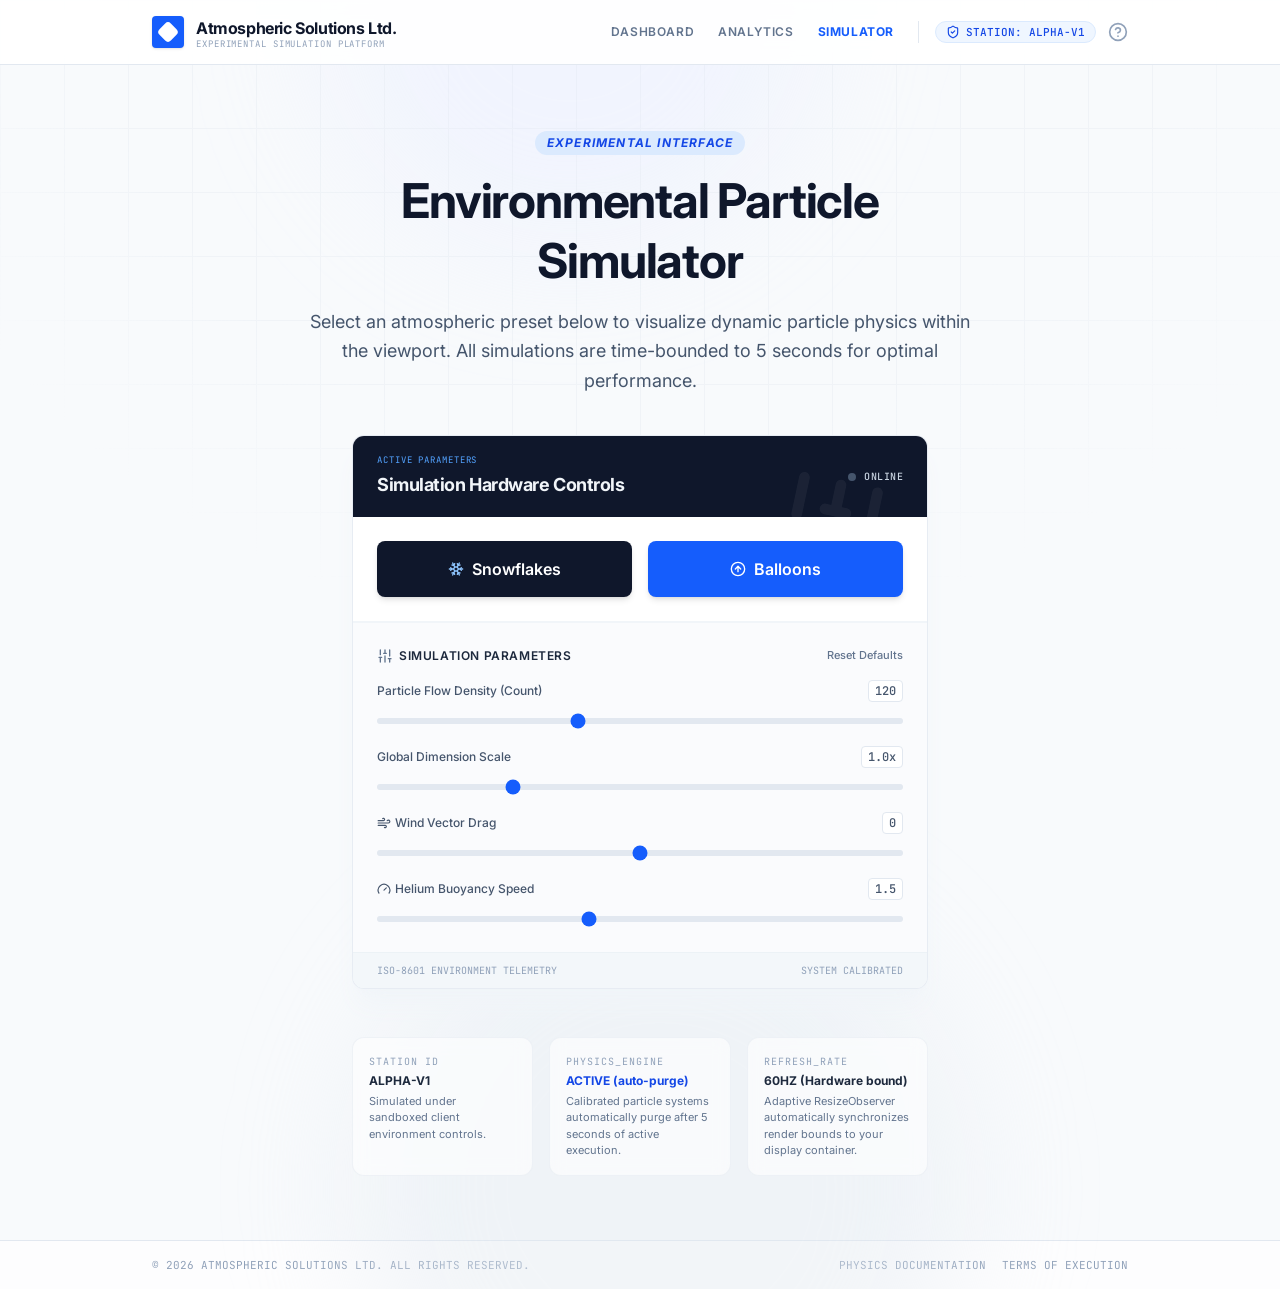
<file: day-1/atmospheric-effects-showcase/index.html>
<!doctype html>
<html lang="en">
  <head>
    <meta charset="UTF-8" />
    <meta name="viewport" content="width=device-width, initial-scale=1.0" />
    <title>My Google AI Studio App</title>
    <script type="module" crossorigin src="./assets/index-BPpwOeff.js"></script>
    <link rel="stylesheet" crossorigin href="./assets/index-Czho80kw.css">
  </head>
  <body>
    <div id="root"></div>
  </body>
</html>
</file>
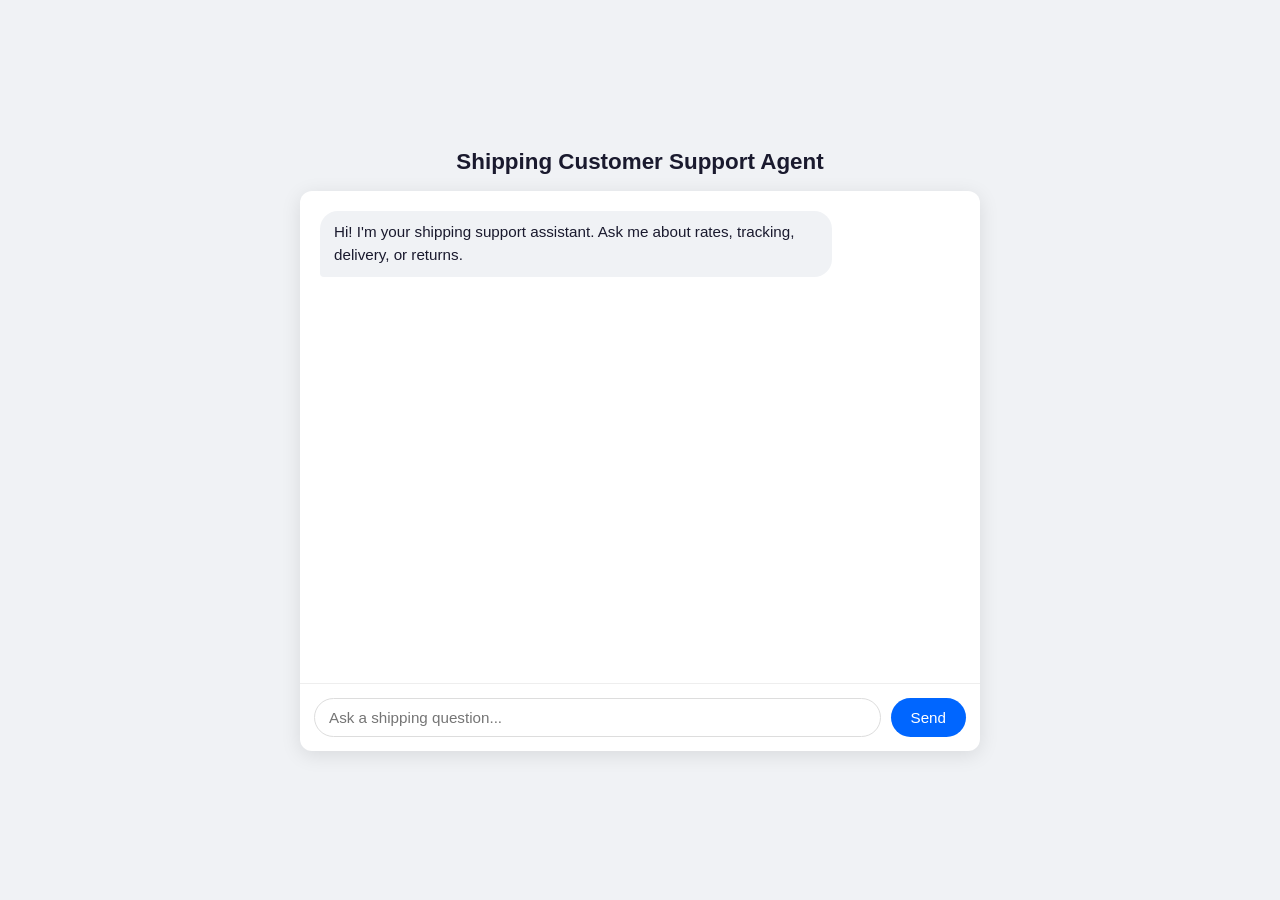
<file: day-2/customer_support_web/templates/index.html>
<!DOCTYPE html>
<html lang="en">
<head>
  <meta charset="UTF-8" />
  <meta name="viewport" content="width=device-width, initial-scale=1.0"/>
  <title>Shipping Support Agent</title>
  <style>
    * { box-sizing: border-box; margin: 0; padding: 0; }

    body {
      font-family: 'Segoe UI', sans-serif;
      background: #f0f2f5;
      display: flex;
      flex-direction: column;
      align-items: center;
      justify-content: center;
      min-height: 100vh;
      padding: 20px;
    }

    h1 {
      font-size: 1.4rem;
      color: #1a1a2e;
      margin-bottom: 16px;
      text-align: center;
    }

    #chat-container {
      background: white;
      border-radius: 12px;
      box-shadow: 0 4px 20px rgba(0,0,0,0.1);
      width: 100%;
      max-width: 680px;
      display: flex;
      flex-direction: column;
      height: 560px;
    }

    #messages {
      flex: 1;
      overflow-y: auto;
      padding: 20px;
      display: flex;
      flex-direction: column;
      gap: 12px;
    }

    .message {
      max-width: 80%;
      padding: 10px 14px;
      border-radius: 18px;
      font-size: 0.95rem;
      line-height: 1.5;
    }

    .user {
      align-self: flex-end;
      background: #0066ff;
      color: white;
      border-bottom-right-radius: 4px;
    }

    .agent {
      align-self: flex-start;
      background: #f0f2f5;
      color: #1a1a2e;
      border-bottom-left-radius: 4px;
    }

    .thinking {
      align-self: flex-start;
      color: #888;
      font-style: italic;
      font-size: 0.85rem;
      padding: 6px 14px;
    }

    #input-area {
      display: flex;
      padding: 14px;
      border-top: 1px solid #eee;
      gap: 10px;
    }

    #user-input {
      flex: 1;
      padding: 10px 14px;
      border: 1px solid #ddd;
      border-radius: 24px;
      font-size: 0.95rem;
      outline: none;
    }

    #user-input:focus {
      border-color: #0066ff;
    }

    #send-btn {
      background: #0066ff;
      color: white;
      border: none;
      border-radius: 24px;
      padding: 10px 20px;
      font-size: 0.95rem;
      cursor: pointer;
    }

    #send-btn:hover { background: #0052cc; }
    #send-btn:disabled { background: #aaa; cursor: not-allowed; }
  </style>
</head>
<body>
  <h1>Shipping Customer Support Agent</h1>
  <div id="chat-container">
    <div id="messages">
      <div class="message agent">
        Hi! I'm your shipping support assistant. Ask me about rates, tracking, delivery, or returns.
      </div>
    </div>
    <div id="input-area">
      <input id="user-input" type="text" placeholder="Ask a shipping question..." autocomplete="off"/>
      <button id="send-btn">Send</button>
    </div>
  </div>

  <script>
    const messagesDiv = document.getElementById("messages");
    const input = document.getElementById("user-input");
    const btn = document.getElementById("send-btn");

    function addMessage(text, role) {
      const div = document.createElement("div");
      div.classList.add("message", role);
      div.textContent = text;
      messagesDiv.appendChild(div);
      messagesDiv.scrollTop = messagesDiv.scrollHeight;
      return div;
    }

    function addThinking() {
      const div = document.createElement("div");
      div.classList.add("thinking");
      div.textContent = "Agent is thinking...";
      messagesDiv.appendChild(div);
      messagesDiv.scrollTop = messagesDiv.scrollHeight;
      return div;
    }

    async function sendMessage() {
      const text = input.value.trim();
      if (!text) return;

      input.value = "";
      btn.disabled = true;
      addMessage(text, "user");
      const thinking = addThinking();

      try {
        const res = await fetch("/chat", {
          method: "POST",
          headers: { "Content-Type": "application/json" },
          body: JSON.stringify({ message: text }),
        });
        const data = await res.json();
        thinking.remove();
        if (data.response) {
          addMessage(data.response, "agent");
        } else {
          addMessage("Error: " + (data.error || "Unknown error"), "agent");
        }
      } catch (err) {
        thinking.remove();
        addMessage("Could not reach the server.", "agent");
      }

      btn.disabled = false;
      input.focus();
    }

    btn.addEventListener("click", sendMessage);
    input.addEventListener("keydown", (e) => {
      if (e.key === "Enter") sendMessage();
    });
  </script>
</body>
</html>
</file>
<file: day-1/atmospheric-effects-showcase/assets/index-Czho80kw.css>
@import"https://fonts.googleapis.com/css2?family=Inter:wght@400;500;600;700&family=Space+Grotesk:wght@500;600;750&family=JetBrains+Mono:wght@400;500;600&display=swap";/*! tailwindcss v4.3.1 | MIT License | https://tailwindcss.com */@layer properties{@supports (((-webkit-hyphens:none)) and (not (margin-trim:inline))) or ((-moz-orient:inline) and (not (color:rgb(from red r g b)))){*,:before,:after,::backdrop{--tw-translate-x:0;--tw-translate-y:0;--tw-translate-z:0;--tw-rotate-x:initial;--tw-rotate-y:initial;--tw-rotate-z:initial;--tw-skew-x:initial;--tw-skew-y:initial;--tw-space-y-reverse:0;--tw-border-style:solid;--tw-leading:initial;--tw-font-weight:initial;--tw-tracking:initial;--tw-shadow:0 0 #0000;--tw-shadow-color:initial;--tw-shadow-alpha:100%;--tw-inset-shadow:0 0 #0000;--tw-inset-shadow-color:initial;--tw-inset-shadow-alpha:100%;--tw-ring-color:initial;--tw-ring-shadow:0 0 #0000;--tw-inset-ring-color:initial;--tw-inset-ring-shadow:0 0 #0000;--tw-ring-inset:initial;--tw-ring-offset-width:0px;--tw-ring-offset-color:#fff;--tw-ring-offset-shadow:0 0 #0000;--tw-blur:initial;--tw-brightness:initial;--tw-contrast:initial;--tw-grayscale:initial;--tw-hue-rotate:initial;--tw-invert:initial;--tw-opacity:initial;--tw-saturate:initial;--tw-sepia:initial;--tw-drop-shadow:initial;--tw-drop-shadow-color:initial;--tw-drop-shadow-alpha:100%;--tw-drop-shadow-size:initial;--tw-backdrop-blur:initial;--tw-backdrop-brightness:initial;--tw-backdrop-contrast:initial;--tw-backdrop-grayscale:initial;--tw-backdrop-hue-rotate:initial;--tw-backdrop-invert:initial;--tw-backdrop-opacity:initial;--tw-backdrop-saturate:initial;--tw-backdrop-sepia:initial;--tw-duration:initial;--tw-ease:initial;--tw-scale-x:1;--tw-scale-y:1;--tw-scale-z:1}}}@layer theme{:root,:host{--font-sans:"Inter", ui-sans-serif, system-ui, sans-serif;--font-mono:"JetBrains Mono", ui-monospace, monospace;--color-blue-50:oklch(97% .014 254.604);--color-blue-100:oklch(93.2% .032 255.585);--color-blue-300:oklch(80.9% .105 251.813);--color-blue-400:oklch(70.7% .165 254.624);--color-blue-600:oklch(54.6% .245 262.881);--color-blue-700:oklch(48.8% .243 264.376);--color-indigo-100:oklch(93% .034 272.788);--color-slate-50:oklch(98.4% .003 247.858);--color-slate-100:oklch(96.8% .007 247.896);--color-slate-200:oklch(92.9% .013 255.508);--color-slate-300:oklch(86.9% .022 252.894);--color-slate-400:oklch(70.4% .04 256.788);--color-slate-500:oklch(55.4% .046 257.417);--color-slate-600:oklch(44.6% .043 257.281);--color-slate-800:oklch(27.9% .041 260.031);--color-slate-900:oklch(20.8% .042 265.755);--color-white:#fff;--spacing:.25rem;--container-xl:36rem;--container-2xl:42rem;--container-5xl:64rem;--text-xs:.75rem;--text-xs--line-height:calc(1 / .75);--text-base:1rem;--text-base--line-height: 1.5 ;--text-lg:1.125rem;--text-lg--line-height:calc(1.75 / 1.125);--text-4xl:2.25rem;--text-4xl--line-height:calc(2.5 / 2.25);--text-5xl:3rem;--text-5xl--line-height:1;--font-weight-medium:500;--font-weight-semibold:600;--font-weight-bold:700;--tracking-tight:-.025em;--tracking-wider:.05em;--tracking-widest:.1em;--leading-tight:1.25;--leading-relaxed:1.625;--radius-sm:.25rem;--radius-lg:.5rem;--radius-xl:.75rem;--animate-pulse:pulse 2s cubic-bezier(.4, 0, .6, 1) infinite;--blur-sm:8px;--blur-md:12px;--blur-3xl:64px;--default-transition-duration:.15s;--default-transition-timing-function:cubic-bezier(.4, 0, .2, 1);--default-font-family:var(--font-sans);--default-mono-font-family:var(--font-mono);--animate-spin-slow:spin 12s linear infinite;--animate-bounce-slow:bounce-slow 2.4s ease-in-out infinite}}@layer base{*,:after,:before,::backdrop{box-sizing:border-box;border:0 solid;margin:0;padding:0}::file-selector-button{box-sizing:border-box;border:0 solid;margin:0;padding:0}html,:host{-webkit-text-size-adjust:100%;-moz-tab-size:4;tab-size:4;line-height:1.5;font-family:var(--default-font-family,ui-sans-serif, system-ui, sans-serif, "Apple Color Emoji", "Segoe UI Emoji", "Segoe UI Symbol", "Noto Color Emoji");font-feature-settings:var(--default-font-feature-settings,normal);font-variation-settings:var(--default-font-variation-settings,normal);-webkit-tap-highlight-color:transparent}hr{height:0;color:inherit;border-top-width:1px}abbr:where([title]){-webkit-text-decoration:underline dotted;text-decoration:underline dotted}h1,h2,h3,h4,h5,h6{font-size:inherit;font-weight:inherit}a{color:inherit;-webkit-text-decoration:inherit;text-decoration:inherit}b,strong{font-weight:bolder}code,kbd,samp,pre{font-family:var(--default-mono-font-family,ui-monospace, SFMono-Regular, Menlo, Monaco, Consolas, "Liberation Mono", "Courier New", monospace);font-feature-settings:var(--default-mono-font-feature-settings,normal);font-variation-settings:var(--default-mono-font-variation-settings,normal);font-size:1em}small{font-size:80%}sub,sup{vertical-align:baseline;font-size:75%;line-height:0;position:relative}sub{bottom:-.25em}sup{top:-.5em}table{text-indent:0;border-color:inherit;border-collapse:collapse}:-moz-focusring{outline:auto}progress{vertical-align:baseline}summary{display:list-item}ol,ul,menu{list-style:none}img,svg,video,canvas,audio,iframe,embed,object{vertical-align:middle;display:block}img,video{max-width:100%;height:auto}button,input,select,optgroup,textarea{font:inherit;font-feature-settings:inherit;font-variation-settings:inherit;letter-spacing:inherit;color:inherit;opacity:1;background-color:#0000;border-radius:0}::file-selector-button{font:inherit;font-feature-settings:inherit;font-variation-settings:inherit;letter-spacing:inherit;color:inherit;opacity:1;background-color:#0000;border-radius:0}:where(select:is([multiple],[size])) optgroup{font-weight:bolder}:where(select:is([multiple],[size])) optgroup option{padding-inline-start:20px}::file-selector-button{margin-inline-end:4px}::placeholder{opacity:1}@supports (not ((-webkit-appearance:-apple-pay-button))) or (contain-intrinsic-size:1px){::placeholder{color:currentColor}@supports (color:color-mix(in lab,red,red)){::placeholder{color:color-mix(in oklab,currentcolor 50%,transparent)}}}textarea{resize:vertical}::-webkit-search-decoration{-webkit-appearance:none}::-webkit-date-and-time-value{min-height:1lh;text-align:inherit}::-webkit-datetime-edit{display:inline-flex}::-webkit-datetime-edit-fields-wrapper{padding:0}::-webkit-datetime-edit{padding-block:0}::-webkit-datetime-edit-year-field{padding-block:0}::-webkit-datetime-edit-month-field{padding-block:0}::-webkit-datetime-edit-day-field{padding-block:0}::-webkit-datetime-edit-hour-field{padding-block:0}::-webkit-datetime-edit-minute-field{padding-block:0}::-webkit-datetime-edit-second-field{padding-block:0}::-webkit-datetime-edit-millisecond-field{padding-block:0}::-webkit-datetime-edit-meridiem-field{padding-block:0}::-webkit-calendar-picker-indicator{line-height:1}:-moz-ui-invalid{box-shadow:none}button,input:where([type=button],[type=reset],[type=submit]){-webkit-appearance:button;-moz-appearance:button;appearance:button}::file-selector-button{-webkit-appearance:button;-moz-appearance:button;appearance:button}::-webkit-inner-spin-button{height:auto}::-webkit-outer-spin-button{height:auto}[hidden]:where(:not([hidden=until-found])){display:none!important}}@layer components;@layer utilities{.pointer-events-none{pointer-events:none}.visible{visibility:visible}.absolute{position:absolute}.relative{position:relative}.sticky{position:sticky}.inset-0{top:0;right:0;bottom:0;left:0}.inset-x-0{inset-inline:0}.top-0{top:0}.right-0{right:0}.right-1\/4{right:25%}.bottom-0{bottom:0}.left-1\/4{left:25%}.z-10{z-index:10}.z-20{z-index:20}.z-30{z-index:30}.z-40{z-index:40}.container{width:100%}@media(min-width:40rem){.container{max-width:40rem}}@media(min-width:48rem){.container{max-width:48rem}}@media(min-width:64rem){.container{max-width:64rem}}@media(min-width:80rem){.container{max-width:80rem}}@media(min-width:96rem){.container{max-width:96rem}}.mx-auto{margin-inline:auto}.mt-1{margin-top:var(--spacing)}.mt-12{margin-top:calc(var(--spacing) * 12)}.mt-auto{margin-top:auto}.mb-1{margin-bottom:var(--spacing)}.mb-2{margin-bottom:calc(var(--spacing) * 2)}.mb-4{margin-bottom:calc(var(--spacing) * 4)}.mb-10{margin-bottom:calc(var(--spacing) * 10)}.block{display:block}.flex{display:flex}.grid{display:grid}.hidden{display:none}.inline-flex{display:inline-flex}.h-1\.5{height:calc(var(--spacing) * 1.5)}.h-2{height:calc(var(--spacing) * 2)}.h-3\.5{height:calc(var(--spacing) * 3.5)}.h-4{height:calc(var(--spacing) * 4)}.h-5{height:calc(var(--spacing) * 5)}.h-8{height:calc(var(--spacing) * 8)}.h-16{height:calc(var(--spacing) * 16)}.h-32{height:calc(var(--spacing) * 32)}.h-\[500px\]{height:500px}.h-\[600px\]{height:600px}.h-full{height:100%}.min-h-screen{min-height:100vh}.w-2{width:calc(var(--spacing) * 2)}.w-3\.5{width:calc(var(--spacing) * 3.5)}.w-4{width:calc(var(--spacing) * 4)}.w-5{width:calc(var(--spacing) * 5)}.w-8{width:calc(var(--spacing) * 8)}.w-32{width:calc(var(--spacing) * 32)}.w-\[500px\]{width:500px}.w-\[600px\]{width:600px}.w-full{width:100%}.max-w-2xl{max-width:var(--container-2xl)}.max-w-5xl{max-width:var(--container-5xl)}.max-w-xl{max-width:var(--container-xl)}.flex-1{flex:1}.shrink-0{flex-shrink:0}.-translate-y-1\/2{--tw-translate-y: -50% ;translate:var(--tw-translate-x) var(--tw-translate-y)}.translate-y-1\/3{--tw-translate-y:calc(1 / 3 * 100%);translate:var(--tw-translate-x) var(--tw-translate-y)}.rotate-12{rotate:12deg}.rotate-45{rotate:45deg}.transform{transform:var(--tw-rotate-x,) var(--tw-rotate-y,) var(--tw-rotate-z,) var(--tw-skew-x,) var(--tw-skew-y,)}.animate-bounce-slow{animation:var(--animate-bounce-slow)}.animate-pulse{animation:var(--animate-pulse)}.animate-spin-slow{animation:var(--animate-spin-slow)}.cursor-help{cursor:help}.cursor-pointer{cursor:pointer}.resize{resize:both}.appearance-none{-webkit-appearance:none;-moz-appearance:none;appearance:none}.grid-cols-1{grid-template-columns:repeat(1,minmax(0,1fr))}.flex-col{flex-direction:column}.items-center{align-items:center}.justify-between{justify-content:space-between}.justify-center{justify-content:center}.gap-1{gap:var(--spacing)}.gap-1\.5{gap:calc(var(--spacing) * 1.5)}.gap-2{gap:calc(var(--spacing) * 2)}.gap-3{gap:calc(var(--spacing) * 3)}.gap-4{gap:calc(var(--spacing) * 4)}.gap-6{gap:calc(var(--spacing) * 6)}:where(.space-y-4>:not(:last-child)){--tw-space-y-reverse:0;margin-block-start:calc(calc(var(--spacing) * 4) * var(--tw-space-y-reverse));margin-block-end:calc(calc(var(--spacing) * 4) * calc(1 - var(--tw-space-y-reverse)))}.overflow-hidden{overflow:hidden}.rounded{border-radius:.25rem}.rounded-full{border-radius:3.40282e38px}.rounded-lg{border-radius:var(--radius-lg)}.rounded-sm{border-radius:var(--radius-sm)}.rounded-xl{border-radius:var(--radius-xl)}.border{border-style:var(--tw-border-style);border-width:1px}.border-t{border-top-style:var(--tw-border-style);border-top-width:1px}.border-b{border-bottom-style:var(--tw-border-style);border-bottom-width:1px}.border-l{border-left-style:var(--tw-border-style);border-left-width:1px}.border-blue-100{border-color:var(--color-blue-100)}.border-slate-100{border-color:var(--color-slate-100)}.border-slate-200{border-color:var(--color-slate-200)}.border-slate-200\/40{border-color:#e2e8f066}@supports (color:color-mix(in lab,red,red)){.border-slate-200\/40{border-color:color-mix(in oklab,var(--color-slate-200) 40%,transparent)}}.border-slate-200\/50{border-color:#e2e8f080}@supports (color:color-mix(in lab,red,red)){.border-slate-200\/50{border-color:color-mix(in oklab,var(--color-slate-200) 50%,transparent)}}.border-slate-200\/80{border-color:#e2e8f0cc}@supports (color:color-mix(in lab,red,red)){.border-slate-200\/80{border-color:color-mix(in oklab,var(--color-slate-200) 80%,transparent)}}.bg-blue-50{background-color:var(--color-blue-50)}.bg-blue-100{background-color:var(--color-blue-100)}.bg-blue-400{background-color:var(--color-blue-400)}.bg-blue-600{background-color:var(--color-blue-600)}.bg-blue-700{background-color:var(--color-blue-700)}.bg-indigo-100\/30{background-color:#e0e7ff4d}@supports (color:color-mix(in lab,red,red)){.bg-indigo-100\/30{background-color:color-mix(in oklab,var(--color-indigo-100) 30%,transparent)}}.bg-slate-50{background-color:var(--color-slate-50)}.bg-slate-50\/70{background-color:#f8fafcb3}@supports (color:color-mix(in lab,red,red)){.bg-slate-50\/70{background-color:color-mix(in oklab,var(--color-slate-50) 70%,transparent)}}.bg-slate-100{background-color:var(--color-slate-100)}.bg-slate-100\/80{background-color:#f1f5f9cc}@supports (color:color-mix(in lab,red,red)){.bg-slate-100\/80{background-color:color-mix(in oklab,var(--color-slate-100) 80%,transparent)}}.bg-slate-200{background-color:var(--color-slate-200)}.bg-slate-200\/40{background-color:#e2e8f066}@supports (color:color-mix(in lab,red,red)){.bg-slate-200\/40{background-color:color-mix(in oklab,var(--color-slate-200) 40%,transparent)}}.bg-slate-600{background-color:var(--color-slate-600)}.bg-slate-800{background-color:var(--color-slate-800)}.bg-slate-900{background-color:var(--color-slate-900)}.bg-white{background-color:var(--color-white)}.bg-white\/60{background-color:#fff9}@supports (color:color-mix(in lab,red,red)){.bg-white\/60{background-color:color-mix(in oklab,var(--color-white) 60%,transparent)}}.bg-white\/70{background-color:#ffffffb3}@supports (color:color-mix(in lab,red,red)){.bg-white\/70{background-color:color-mix(in oklab,var(--color-white) 70%,transparent)}}.bg-white\/90{background-color:#ffffffe6}@supports (color:color-mix(in lab,red,red)){.bg-white\/90{background-color:color-mix(in oklab,var(--color-white) 90%,transparent)}}.bg-\[linear-gradient\(to_right\,\#e2e8f0_1px\,transparent_1px\)\,linear-gradient\(to_bottom\,\#e2e8f0_1px\,transparent_1px\)\]{background-image:linear-gradient(90deg,#e2e8f0 1px,#0000 1px),linear-gradient(#e2e8f0 1px,#0000 1px)}.\[mask-image\:radial-gradient\(ellipse_60\%_50\%_at_50\%_0\%\,\#000_70\%\,transparent_100\%\)\]{-webkit-mask-image:radial-gradient(60% 50% at 50% 0,#000 70%,#0000 100%);mask-image:radial-gradient(60% 50% at 50% 0,#000 70%,#0000)}.bg-\[size\:4rem_4rem\]{background-size:4rem 4rem}.p-4{padding:calc(var(--spacing) * 4)}.p-6{padding:calc(var(--spacing) * 6)}.p-8{padding:calc(var(--spacing) * 8)}.px-1\.5{padding-inline:calc(var(--spacing) * 1.5)}.px-2{padding-inline:calc(var(--spacing) * 2)}.px-2\.5{padding-inline:calc(var(--spacing) * 2.5)}.px-3{padding-inline:calc(var(--spacing) * 3)}.px-6{padding-inline:calc(var(--spacing) * 6)}.py-0\.5{padding-block:calc(var(--spacing) * .5)}.py-1{padding-block:var(--spacing)}.py-2\.5{padding-block:calc(var(--spacing) * 2.5)}.py-4{padding-block:calc(var(--spacing) * 4)}.py-4\.5{padding-block:calc(var(--spacing) * 4.5)}.py-10{padding-block:calc(var(--spacing) * 10)}.pl-4{padding-left:calc(var(--spacing) * 4)}.text-center{text-align:center}.font-mono{font-family:var(--font-mono)}.font-sans{font-family:var(--font-sans)}.text-4xl{font-size:var(--text-4xl);line-height:var(--tw-leading,var(--text-4xl--line-height))}.text-base{font-size:var(--text-base);line-height:var(--tw-leading,var(--text-base--line-height))}.text-xs{font-size:var(--text-xs);line-height:var(--tw-leading,var(--text-xs--line-height))}.text-\[9px\]{font-size:9px}.text-\[10px\]{font-size:10px}.text-\[11px\]{font-size:11px}.leading-none{--tw-leading:1;line-height:1}.leading-relaxed{--tw-leading:var(--leading-relaxed);line-height:var(--leading-relaxed)}.leading-tight{--tw-leading:var(--leading-tight);line-height:var(--leading-tight)}.font-bold{--tw-font-weight:var(--font-weight-bold);font-weight:var(--font-weight-bold)}.font-medium{--tw-font-weight:var(--font-weight-medium);font-weight:var(--font-weight-medium)}.font-semibold{--tw-font-weight:var(--font-weight-semibold);font-weight:var(--font-weight-semibold)}.tracking-tight{--tw-tracking:var(--tracking-tight);letter-spacing:var(--tracking-tight)}.tracking-wider{--tw-tracking:var(--tracking-wider);letter-spacing:var(--tracking-wider)}.tracking-widest{--tw-tracking:var(--tracking-widest);letter-spacing:var(--tracking-widest)}.text-blue-300{color:var(--color-blue-300)}.text-blue-400{color:var(--color-blue-400)}.text-blue-600{color:var(--color-blue-600)}.text-blue-700{color:var(--color-blue-700)}.text-slate-100{color:var(--color-slate-100)}.text-slate-300{color:var(--color-slate-300)}.text-slate-400{color:var(--color-slate-400)}.text-slate-500{color:var(--color-slate-500)}.text-slate-600{color:var(--color-slate-600)}.text-slate-800{color:var(--color-slate-800)}.text-slate-900{color:var(--color-slate-900)}.text-white{color:var(--color-white)}.uppercase{text-transform:uppercase}.italic{font-style:italic}.accent-blue-600{accent-color:var(--color-blue-600)}.opacity-5{opacity:.05}.opacity-35{opacity:.35}.shadow-md{--tw-shadow:0 4px 6px -1px var(--tw-shadow-color,#0000001a), 0 2px 4px -2px var(--tw-shadow-color,#0000001a);box-shadow:var(--tw-inset-shadow),var(--tw-inset-ring-shadow),var(--tw-ring-offset-shadow),var(--tw-ring-shadow),var(--tw-shadow)}.shadow-sm{--tw-shadow:0 1px 3px 0 var(--tw-shadow-color,#0000001a), 0 1px 2px -1px var(--tw-shadow-color,#0000001a);box-shadow:var(--tw-inset-shadow),var(--tw-inset-ring-shadow),var(--tw-ring-offset-shadow),var(--tw-ring-shadow),var(--tw-shadow)}.shadow-xl{--tw-shadow:0 20px 25px -5px var(--tw-shadow-color,#0000001a), 0 8px 10px -6px var(--tw-shadow-color,#0000001a);box-shadow:var(--tw-inset-shadow),var(--tw-inset-ring-shadow),var(--tw-ring-offset-shadow),var(--tw-ring-shadow),var(--tw-shadow)}.ring-2{--tw-ring-shadow:var(--tw-ring-inset,) 0 0 0 calc(2px + var(--tw-ring-offset-width)) var(--tw-ring-color,currentcolor);box-shadow:var(--tw-inset-shadow),var(--tw-inset-ring-shadow),var(--tw-ring-offset-shadow),var(--tw-ring-shadow),var(--tw-shadow)}.shadow-slate-100{--tw-shadow-color:oklch(96.8% .007 247.896)}@supports (color:color-mix(in lab,red,red)){.shadow-slate-100{--tw-shadow-color:color-mix(in oklab, var(--color-slate-100) var(--tw-shadow-alpha), transparent)}}.ring-blue-300{--tw-ring-color:var(--color-blue-300)}.ring-slate-400{--tw-ring-color:var(--color-slate-400)}.blur-3xl{--tw-blur:blur(var(--blur-3xl));filter:var(--tw-blur,) var(--tw-brightness,) var(--tw-contrast,) var(--tw-grayscale,) var(--tw-hue-rotate,) var(--tw-invert,) var(--tw-saturate,) var(--tw-sepia,) var(--tw-drop-shadow,)}.backdrop-blur-md{--tw-backdrop-blur:blur(var(--blur-md));-webkit-backdrop-filter:var(--tw-backdrop-blur,) var(--tw-backdrop-brightness,) var(--tw-backdrop-contrast,) var(--tw-backdrop-grayscale,) var(--tw-backdrop-hue-rotate,) var(--tw-backdrop-invert,) var(--tw-backdrop-opacity,) var(--tw-backdrop-saturate,) var(--tw-backdrop-sepia,);backdrop-filter:var(--tw-backdrop-blur,) var(--tw-backdrop-brightness,) var(--tw-backdrop-contrast,) var(--tw-backdrop-grayscale,) var(--tw-backdrop-hue-rotate,) var(--tw-backdrop-invert,) var(--tw-backdrop-opacity,) var(--tw-backdrop-saturate,) var(--tw-backdrop-sepia,)}.backdrop-blur-sm{--tw-backdrop-blur:blur(var(--blur-sm));-webkit-backdrop-filter:var(--tw-backdrop-blur,) var(--tw-backdrop-brightness,) var(--tw-backdrop-contrast,) var(--tw-backdrop-grayscale,) var(--tw-backdrop-hue-rotate,) var(--tw-backdrop-invert,) var(--tw-backdrop-opacity,) var(--tw-backdrop-saturate,) var(--tw-backdrop-sepia,);backdrop-filter:var(--tw-backdrop-blur,) var(--tw-backdrop-brightness,) var(--tw-backdrop-contrast,) var(--tw-backdrop-grayscale,) var(--tw-backdrop-hue-rotate,) var(--tw-backdrop-invert,) var(--tw-backdrop-opacity,) var(--tw-backdrop-saturate,) var(--tw-backdrop-sepia,)}.transition{transition-property:color,background-color,border-color,outline-color,text-decoration-color,fill,stroke,--tw-gradient-from,--tw-gradient-via,--tw-gradient-to,opacity,box-shadow,transform,translate,scale,rotate,filter,-webkit-backdrop-filter,backdrop-filter,display,content-visibility,overlay,pointer-events;transition-timing-function:var(--tw-ease,var(--default-transition-timing-function));transition-duration:var(--tw-duration,var(--default-transition-duration))}.transition-all{transition-property:all;transition-timing-function:var(--tw-ease,var(--default-transition-timing-function));transition-duration:var(--tw-duration,var(--default-transition-duration))}.transition-colors{transition-property:color,background-color,border-color,outline-color,text-decoration-color,fill,stroke,--tw-gradient-from,--tw-gradient-via,--tw-gradient-to;transition-timing-function:var(--tw-ease,var(--default-transition-timing-function));transition-duration:var(--tw-duration,var(--default-transition-duration))}.duration-100{--tw-duration:.1s;transition-duration:.1s}.duration-200{--tw-duration:.2s;transition-duration:.2s}.duration-300{--tw-duration:.3s;transition-duration:.3s}.duration-500{--tw-duration:.5s;transition-duration:.5s}.ease-linear{--tw-ease:linear;transition-timing-function:linear}.select-none{-webkit-user-select:none;user-select:none}@media(hover:hover){.hover\:bg-blue-700:hover{background-color:var(--color-blue-700)}.hover\:bg-slate-800:hover{background-color:var(--color-slate-800)}.hover\:text-blue-600:hover{color:var(--color-blue-600)}.hover\:text-slate-600:hover{color:var(--color-slate-600)}}.active\:scale-95:active{--tw-scale-x:95%;--tw-scale-y:95%;--tw-scale-z:95%;scale:var(--tw-scale-x) var(--tw-scale-y)}@media(min-width:40rem){.sm\:flex{display:flex}.sm\:grid-cols-2{grid-template-columns:repeat(2,minmax(0,1fr))}.sm\:grid-cols-3{grid-template-columns:repeat(3,minmax(0,1fr))}.sm\:py-16{padding-block:calc(var(--spacing) * 16)}.sm\:text-left{text-align:left}.sm\:text-5xl{font-size:var(--text-5xl);line-height:var(--tw-leading,var(--text-5xl--line-height))}.sm\:text-lg{font-size:var(--text-lg);line-height:var(--tw-leading,var(--text-lg--line-height))}}@media(min-width:48rem){.md\:flex{display:flex}.md\:flex-row{flex-direction:row}}}input[type=range]::-webkit-slider-thumb{transition:transform .15s}input[type=range]::-webkit-slider-thumb:hover{transform:scale(1.15)}input[type=range]::-webkit-slider-thumb:active{transform:scale(.95)}@property --tw-translate-x{syntax:"*";inherits:false;initial-value:0}@property --tw-translate-y{syntax:"*";inherits:false;initial-value:0}@property --tw-translate-z{syntax:"*";inherits:false;initial-value:0}@property --tw-rotate-x{syntax:"*";inherits:false}@property --tw-rotate-y{syntax:"*";inherits:false}@property --tw-rotate-z{syntax:"*";inherits:false}@property --tw-skew-x{syntax:"*";inherits:false}@property --tw-skew-y{syntax:"*";inherits:false}@property --tw-space-y-reverse{syntax:"*";inherits:false;initial-value:0}@property --tw-border-style{syntax:"*";inherits:false;initial-value:solid}@property --tw-leading{syntax:"*";inherits:false}@property --tw-font-weight{syntax:"*";inherits:false}@property --tw-tracking{syntax:"*";inherits:false}@property --tw-shadow{syntax:"*";inherits:false;initial-value:0 0 #0000}@property --tw-shadow-color{syntax:"*";inherits:false}@property --tw-shadow-alpha{syntax:"<percentage>";inherits:false;initial-value:100%}@property --tw-inset-shadow{syntax:"*";inherits:false;initial-value:0 0 #0000}@property --tw-inset-shadow-color{syntax:"*";inherits:false}@property --tw-inset-shadow-alpha{syntax:"<percentage>";inherits:false;initial-value:100%}@property --tw-ring-color{syntax:"*";inherits:false}@property --tw-ring-shadow{syntax:"*";inherits:false;initial-value:0 0 #0000}@property --tw-inset-ring-color{syntax:"*";inherits:false}@property --tw-inset-ring-shadow{syntax:"*";inherits:false;initial-value:0 0 #0000}@property --tw-ring-inset{syntax:"*";inherits:false}@property --tw-ring-offset-width{syntax:"<length>";inherits:false;initial-value:0}@property --tw-ring-offset-color{syntax:"*";inherits:false;initial-value:#fff}@property --tw-ring-offset-shadow{syntax:"*";inherits:false;initial-value:0 0 #0000}@property --tw-blur{syntax:"*";inherits:false}@property --tw-brightness{syntax:"*";inherits:false}@property --tw-contrast{syntax:"*";inherits:false}@property --tw-grayscale{syntax:"*";inherits:false}@property --tw-hue-rotate{syntax:"*";inherits:false}@property --tw-invert{syntax:"*";inherits:false}@property --tw-opacity{syntax:"*";inherits:false}@property --tw-saturate{syntax:"*";inherits:false}@property --tw-sepia{syntax:"*";inherits:false}@property --tw-drop-shadow{syntax:"*";inherits:false}@property --tw-drop-shadow-color{syntax:"*";inherits:false}@property --tw-drop-shadow-alpha{syntax:"<percentage>";inherits:false;initial-value:100%}@property --tw-drop-shadow-size{syntax:"*";inherits:false}@property --tw-backdrop-blur{syntax:"*";inherits:false}@property --tw-backdrop-brightness{syntax:"*";inherits:false}@property --tw-backdrop-contrast{syntax:"*";inherits:false}@property --tw-backdrop-grayscale{syntax:"*";inherits:false}@property --tw-backdrop-hue-rotate{syntax:"*";inherits:false}@property --tw-backdrop-invert{syntax:"*";inherits:false}@property --tw-backdrop-opacity{syntax:"*";inherits:false}@property --tw-backdrop-saturate{syntax:"*";inherits:false}@property --tw-backdrop-sepia{syntax:"*";inherits:false}@property --tw-duration{syntax:"*";inherits:false}@property --tw-ease{syntax:"*";inherits:false}@property --tw-scale-x{syntax:"*";inherits:false;initial-value:1}@property --tw-scale-y{syntax:"*";inherits:false;initial-value:1}@property --tw-scale-z{syntax:"*";inherits:false;initial-value:1}@keyframes spin{to{transform:rotate(360deg)}}@keyframes pulse{50%{opacity:.5}}@keyframes bounce-slow{0%,to{transform:translateY(0)}50%{transform:translateY(-5px)}}
</file>
